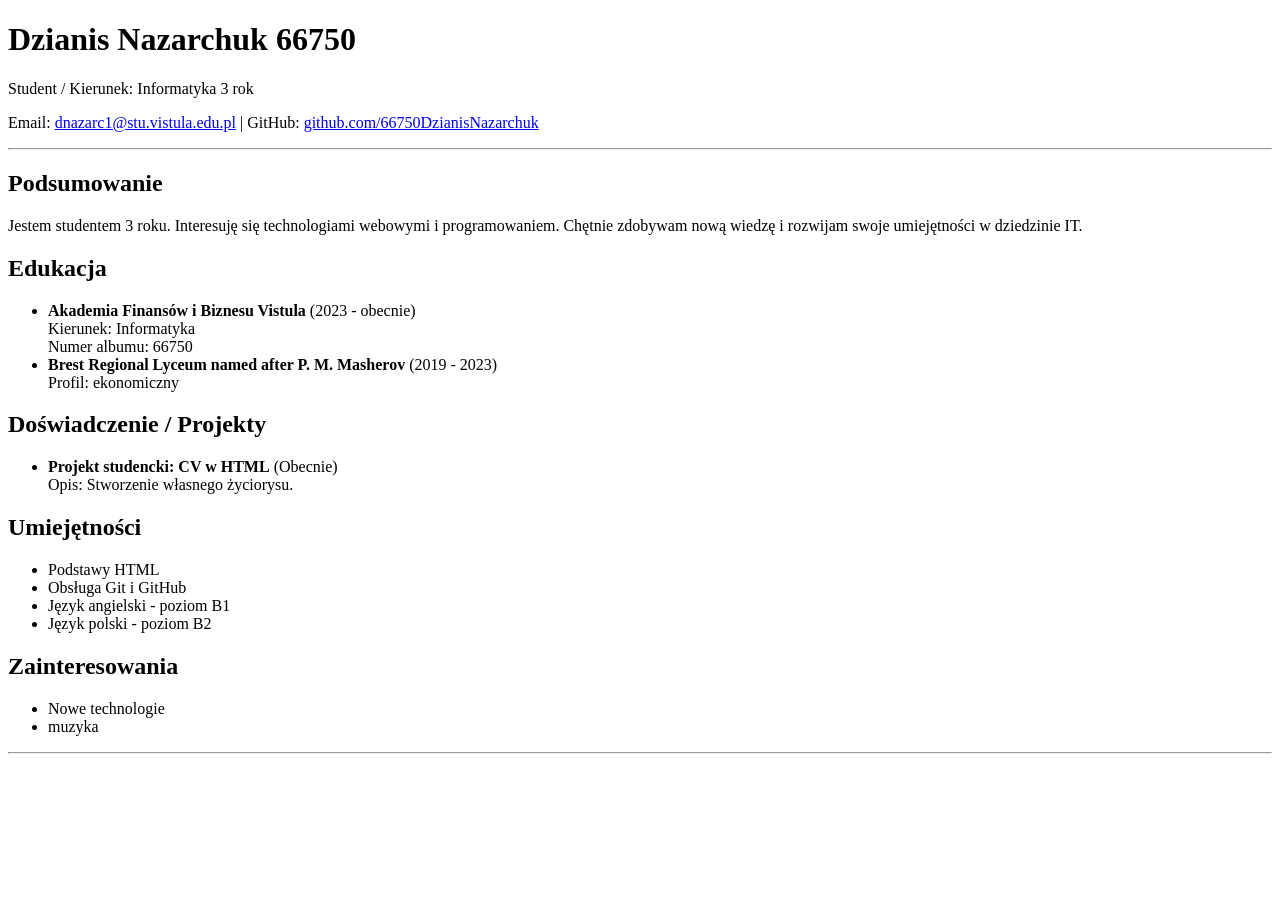
<file: zad1_cv/index.html>
<!DOCTYPE html>
<html lang="pl">
<head>
    <meta charset="UTF-8">
    <meta name="viewport" content="width=device-width, initial-scale=1.0">
    <title>CV - Dzianis Nazarchuk 66750</title>
</head>
<body>
    <header>
        <h1>Dzianis Nazarchuk 66750</h1>
        <p>Student / Kierunek: Informatyka 3 rok</p>
        <p>
            Email: <a href="mailto:twoj.email@student.uczelnia.pl">dnazarc1@stu.vistula.edu.pl</a> |
            GitHub: <a href="https://github.com/66750DzianisNazarchuk" target="_blank">github.com/66750DzianisNazarchuk</a>
        </p>
    </header>

    <hr>

    <main>
        <section>
            <h2>Podsumowanie</h2>
            <p>Jestem studentem 3 roku. Interesuję się technologiami webowymi i programowaniem. Chętnie zdobywam nową wiedzę i rozwijam swoje umiejętności w dziedzinie IT.</p>
        </section>

        <section>
            <h2>Edukacja</h2>
            <ul>
                <li>
                    <strong>Akademia Finansów i Biznesu Vistula</strong> (2023 - obecnie)<br>
                    Kierunek: Informatyka<br>
                    Numer albumu: 66750
                </li>
                <li>
                    <strong>Brest Regional Lyceum named after P. M. Masherov</strong> (2019 - 2023)<br>
                    Profil: ekonomiczny
                </li>
            </ul>
        </section>

        <section>
            <h2>Doświadczenie / Projekty</h2>
            <ul>
                <li>
                    <strong>Projekt studencki: CV w HTML</strong> (Obecnie)<br>
                    Opis: Stworzenie własnego życiorysu.
                </li>
                </ul>
        </section>

        <section>
            <h2>Umiejętności</h2>
            <ul>
                <li>Podstawy HTML</li>
                <li>Obsługa Git i GitHub</li>
                <li>Język angielski - poziom B1</li>
                <li>Język polski - poziom B2</li>
            </ul>
        </section>

        <section>
            <h2>Zainteresowania</h2>
            <ul>
                <li>Nowe technologie</li>
                <li>muzyka</li>
            </ul>
        </section>
    </main>

    <hr>

</body>
</html>
</file>
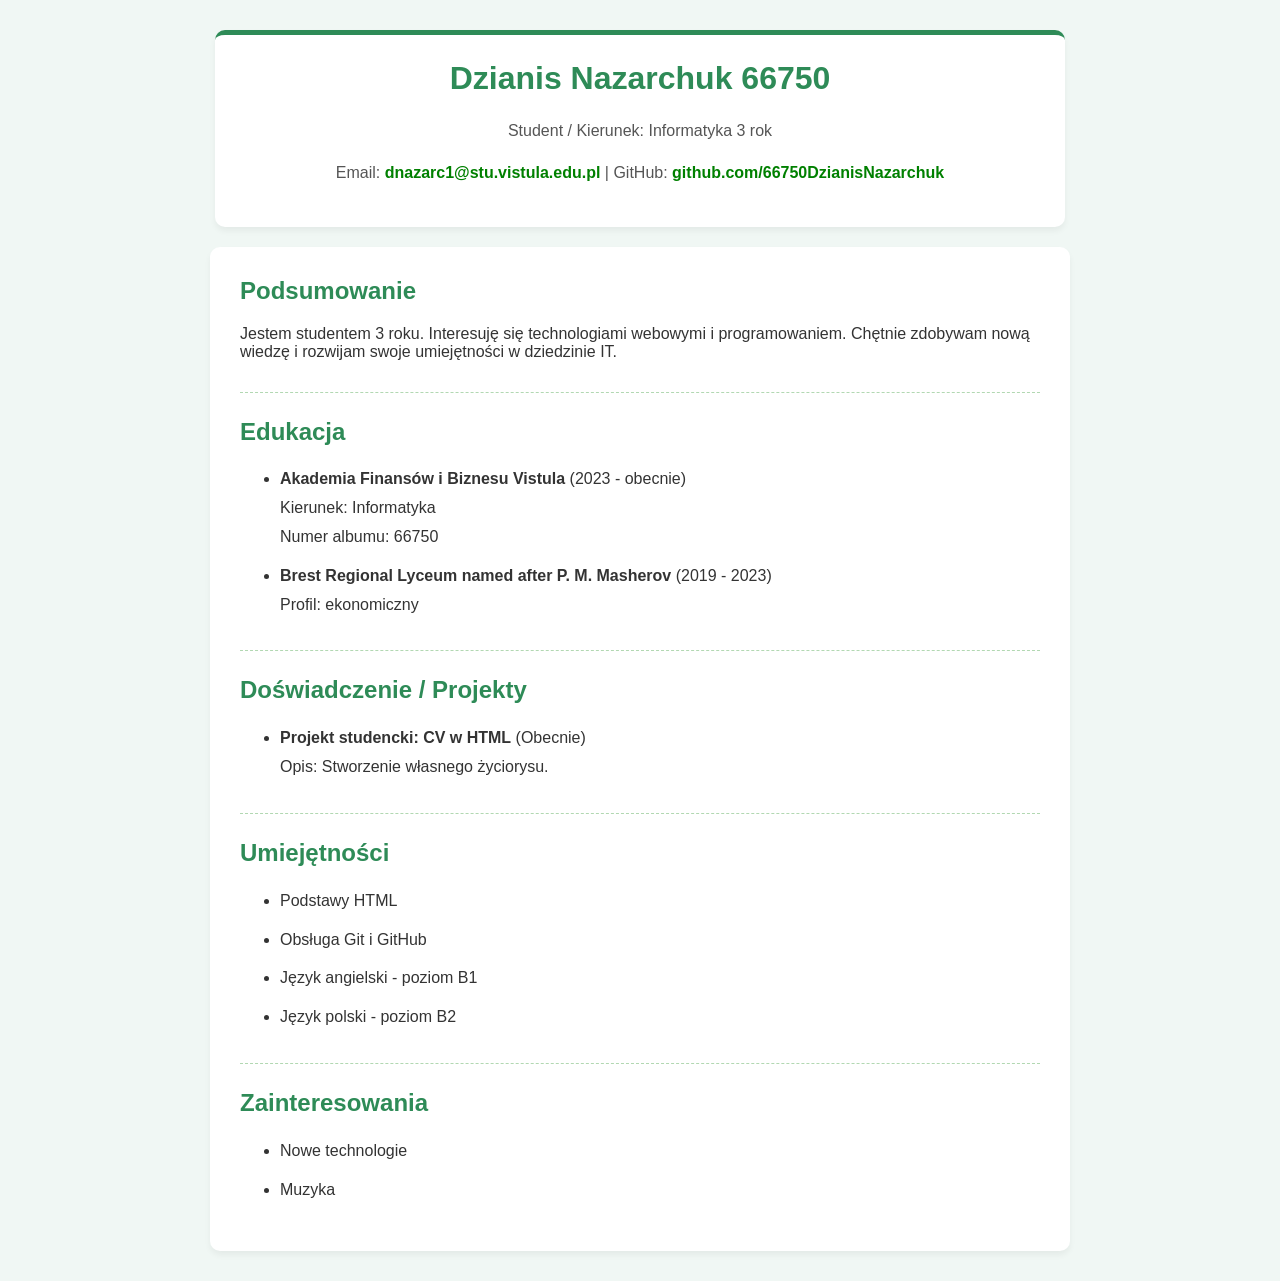
<file: zad2_css/index.html>
<!DOCTYPE html>
<html lang="pl">
<head>
    <meta charset="UTF-8">
    <meta name="viewport" content="width=device-width, initial-scale=1.0">
    <title>CV - Dzianis Nazarchuk 66750</title>
    <link rel="stylesheet" href="styles.css">
</head>
<body>
    <header>
        <h1>Dzianis Nazarchuk 66750</h1>
        <p>Student / Kierunek: Informatyka 3 rok</p>
        <p>
            Email: <a href="mailto:dnazarc1@stu.vistula.edu.pl">dnazarc1@stu.vistula.edu.pl</a> |
            GitHub: <a href="https://github.com/66750DzianisNazarchuk" target="_blank">github.com/66750DzianisNazarchuk</a>
        </p>
    </header>

    <main>
        <section>
            <h2>Podsumowanie</h2>
            <p>Jestem studentem 3 roku. Interesuję się technologiami webowymi i programowaniem. Chętnie zdobywam nową wiedzę i rozwijam swoje umiejętności w dziedzinie IT.</p>
        </section>

        <section>
            <h2>Edukacja</h2>
            <ul>
                <li>
                    <strong>Akademia Finansów i Biznesu Vistula</strong> (2023 - obecnie)<br>
                    Kierunek: Informatyka<br>
                    Numer albumu: 66750
                </li>
                <li>
                    <strong>Brest Regional Lyceum named after P. M. Masherov</strong> (2019 - 2023)<br>
                    Profil: ekonomiczny
                </li>
            </ul>
        </section>

        <section>
            <h2>Doświadczenie / Projekty</h2>
            <ul>
                <li>
                    <strong>Projekt studencki: CV w HTML</strong> (Obecnie)<br>
                    Opis: Stworzenie własnego życiorysu.
                </li>
            </ul>
        </section>

        <section>
            <h2>Umiejętności</h2>
            <ul>
                <li>Podstawy HTML</li>
                <li>Obsługa Git i GitHub</li>
                <li>Język angielski - poziom B1</li>
                <li>Język polski - poziom B2</li>
            </ul>
        </section>

        <section>
            <h2>Zainteresowania</h2>
            <ul>
                <li>Nowe technologie</li>
                <li>Muzyka</li>
            </ul>
        </section>
    </main>
</body>
</html>
</file>
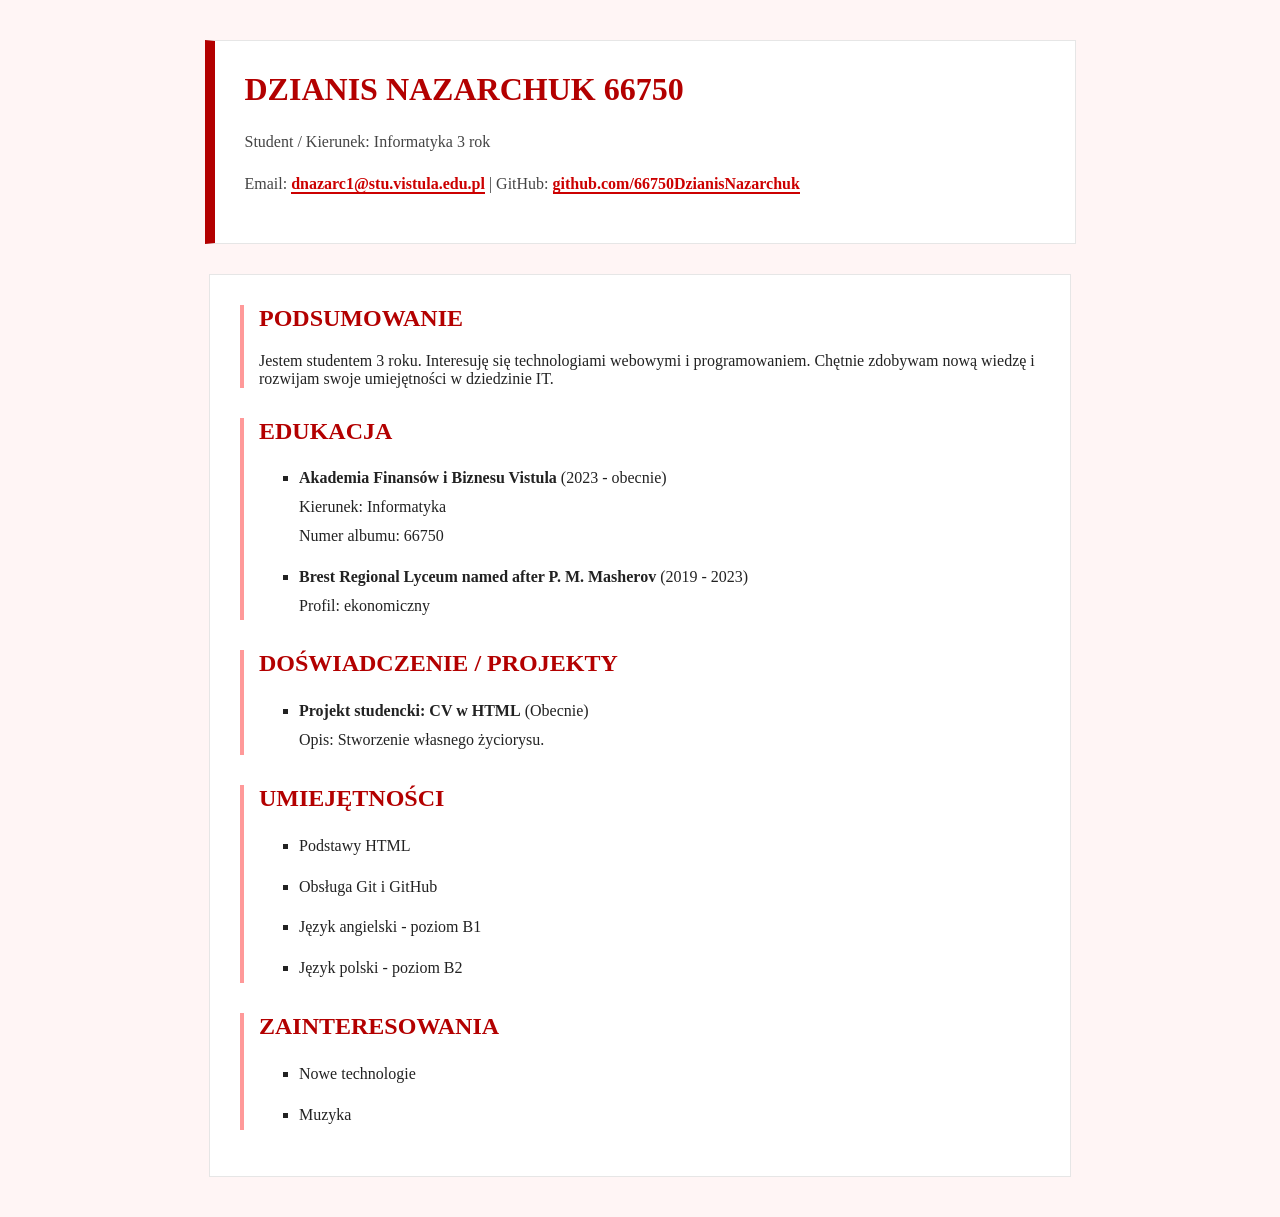
<file: zad3_motyw/index.html>
<!DOCTYPE html>
<html lang="pl">
<head>
    <meta charset="UTF-8">
    <meta name="viewport" content="width=device-width, initial-scale=1.0">
    <title>CV - Dzianis Nazarchuk 66750</title>
    <link rel="stylesheet" href="red.css">
</head>
<body>
    <header>
        <h1>Dzianis Nazarchuk 66750</h1>
        <p>Student / Kierunek: Informatyka 3 rok</p>
        <p>
            Email: <a href="mailto:dnazarc1@stu.vistula.edu.pl">dnazarc1@stu.vistula.edu.pl</a> |
            GitHub: <a href="https://github.com/66750DzianisNazarchuk" target="_blank">github.com/66750DzianisNazarchuk</a>
        </p>
    </header>

    <main>
        <section>
            <h2>Podsumowanie</h2>
            <p>Jestem studentem 3 roku. Interesuję się technologiami webowymi i programowaniem. Chętnie zdobywam nową wiedzę i rozwijam swoje umiejętności w dziedzinie IT.</p>
        </section>

        <section>
            <h2>Edukacja</h2>
            <ul>
                <li>
                    <strong>Akademia Finansów i Biznesu Vistula</strong> (2023 - obecnie)<br>
                    Kierunek: Informatyka<br>
                    Numer albumu: 66750
                </li>
                <li>
                    <strong>Brest Regional Lyceum named after P. M. Masherov</strong> (2019 - 2023)<br>
                    Profil: ekonomiczny
                </li>
            </ul>
        </section>

        <section>
            <h2>Doświadczenie / Projekty</h2>
            <ul>
                <li>
                    <strong>Projekt studencki: CV w HTML</strong> (Obecnie)<br>
                    Opis: Stworzenie własnego życiorysu.
                </li>
            </ul>
        </section>

        <section>
            <h2>Umiejętności</h2>
            <ul>
                <li>Podstawy HTML</li>
                <li>Obsługa Git i GitHub</li>
                <li>Język angielski - poziom B1</li>
                <li>Język polski - poziom B2</li>
            </ul>
        </section>

        <section>
            <h2>Zainteresowania</h2>
            <ul>
                <li>Nowe technologie</li>
                <li>Muzyka</li>
            </ul>
        </section>
    </main>
</body>
</html>
</file>
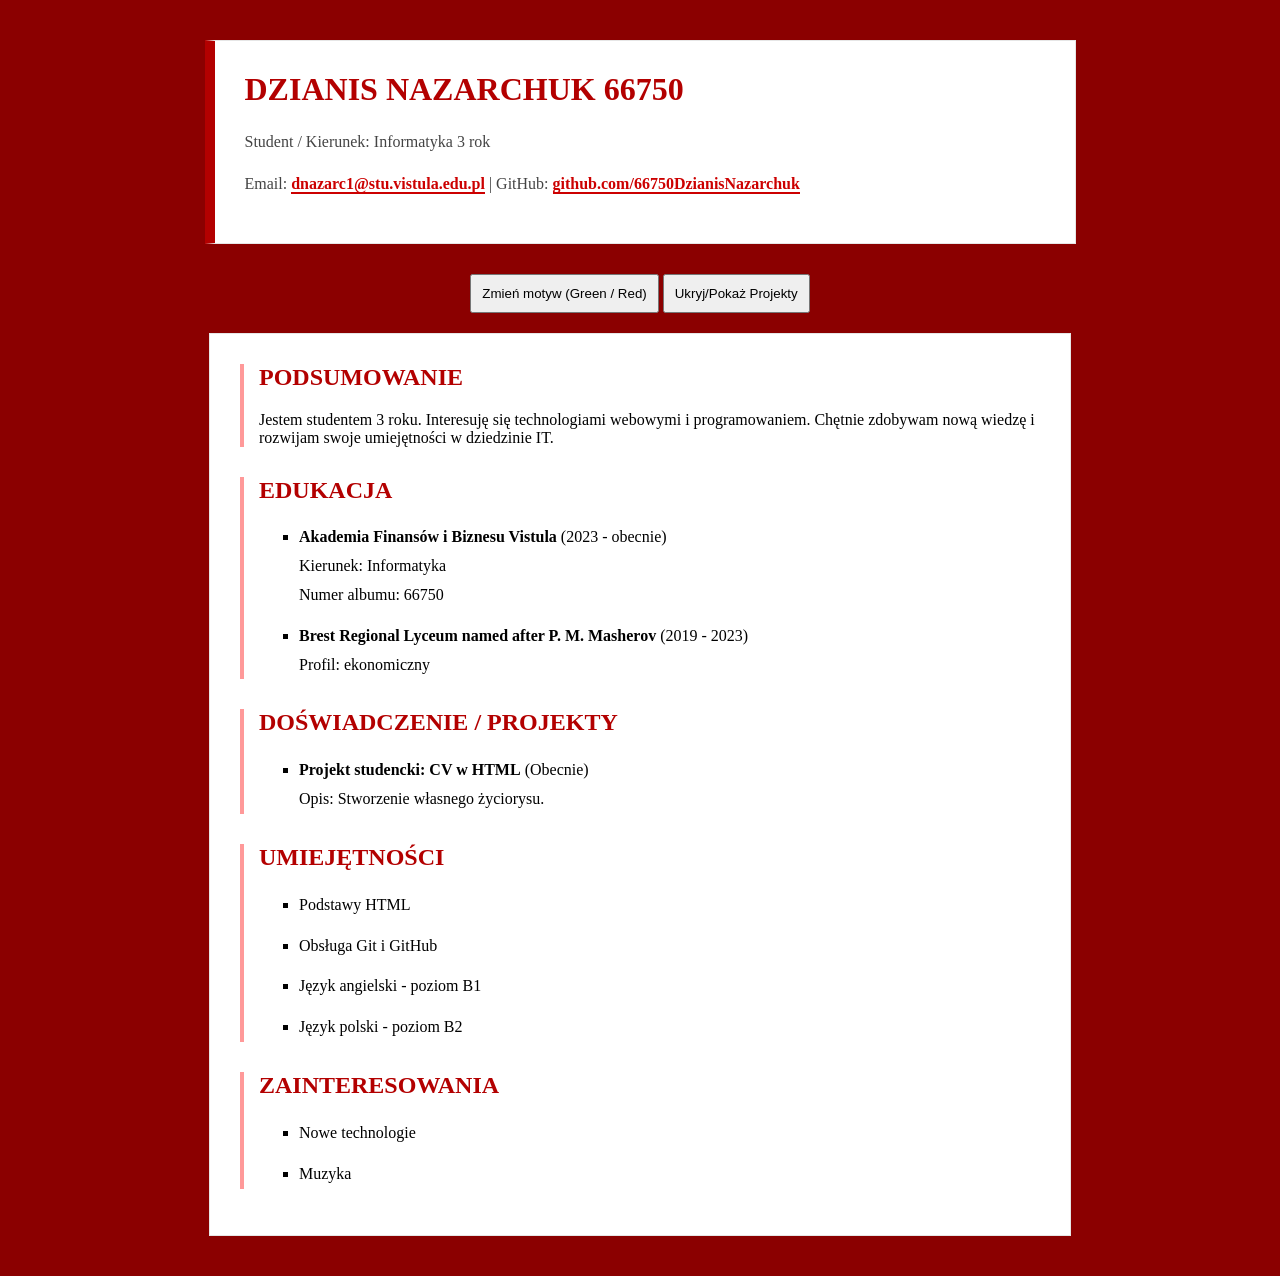
<file: zad4_script/index.html>
<!DOCTYPE html>
<html lang="pl">
<head>
    <meta charset="UTF-8">
    <meta name="viewport" content="width=device-width, initial-scale=1.0">
    <title>CV - Dzianis Nazarchuk 66750</title>
    <link rel="stylesheet" href="red.css">
</head>
<body>
    <header>
        <h1>Dzianis Nazarchuk 66750</h1>
        <p>Student / Kierunek: Informatyka 3 rok</p>
        <p>
            Email: <a href="mailto:dnazarc1@stu.vistula.edu.pl">dnazarc1@stu.vistula.edu.pl</a> |
            GitHub: <a href="https://github.com/66750DzianisNazarchuk" target="_blank">github.com/66750DzianisNazarchuk</a>
        </p>
    </header>

    <div style="text-align: center; margin: 20px 0;">
        <button id="btn-theme" style="padding: 10px; cursor: pointer;">Zmień motyw (Green / Red)</button>
        <button id="btn-toggle" style="padding: 10px; cursor: pointer;">Ukryj/Pokaż Projekty</button>
    </div>

    <main>
        <section>
            <h2>Podsumowanie</h2>
            <p>Jestem studentem 3 roku. Interesuję się technologiami webowymi i programowaniem. Chętnie zdobywam nową wiedzę i rozwijam swoje umiejętności w dziedzinie IT.</p>
        </section>

        <section>
            <h2>Edukacja</h2>
            <ul>
                <li>
                    <strong>Akademia Finansów i Biznesu Vistula</strong> (2023 - obecnie)<br>
                    Kierunek: Informatyka<br>
                    Numer albumu: 66750
                </li>
                <li>
                    <strong>Brest Regional Lyceum named after P. M. Masherov</strong> (2019 - 2023)<br>
                    Profil: ekonomiczny
                </li>
            </ul>
        </section>

        <section id="sekcja-projekty">
            <h2>Doświadczenie / Projekty</h2>
            <ul>
                <li>
                    <strong>Projekt studencki: CV w HTML</strong> (Obecnie)<br>
                    Opis: Stworzenie własnego życiorysu.
                </li>
            </ul>
        </section>

        <section>
            <h2>Umiejętności</h2>
            <ul>
                <li>Podstawy HTML</li>
                <li>Obsługa Git i GitHub</li>
                <li>Język angielski - poziom B1</li>
                <li>Język polski - poziom B2</li>
            </ul>
        </section>

        <section>
            <h2>Zainteresowania</h2>
            <ul>
                <li>Nowe technologie</li>
                <li>Muzyka</li>
            </ul>
        </section>
    </main>

    <script src="script.js"></script>
</body>
</html>
</file>
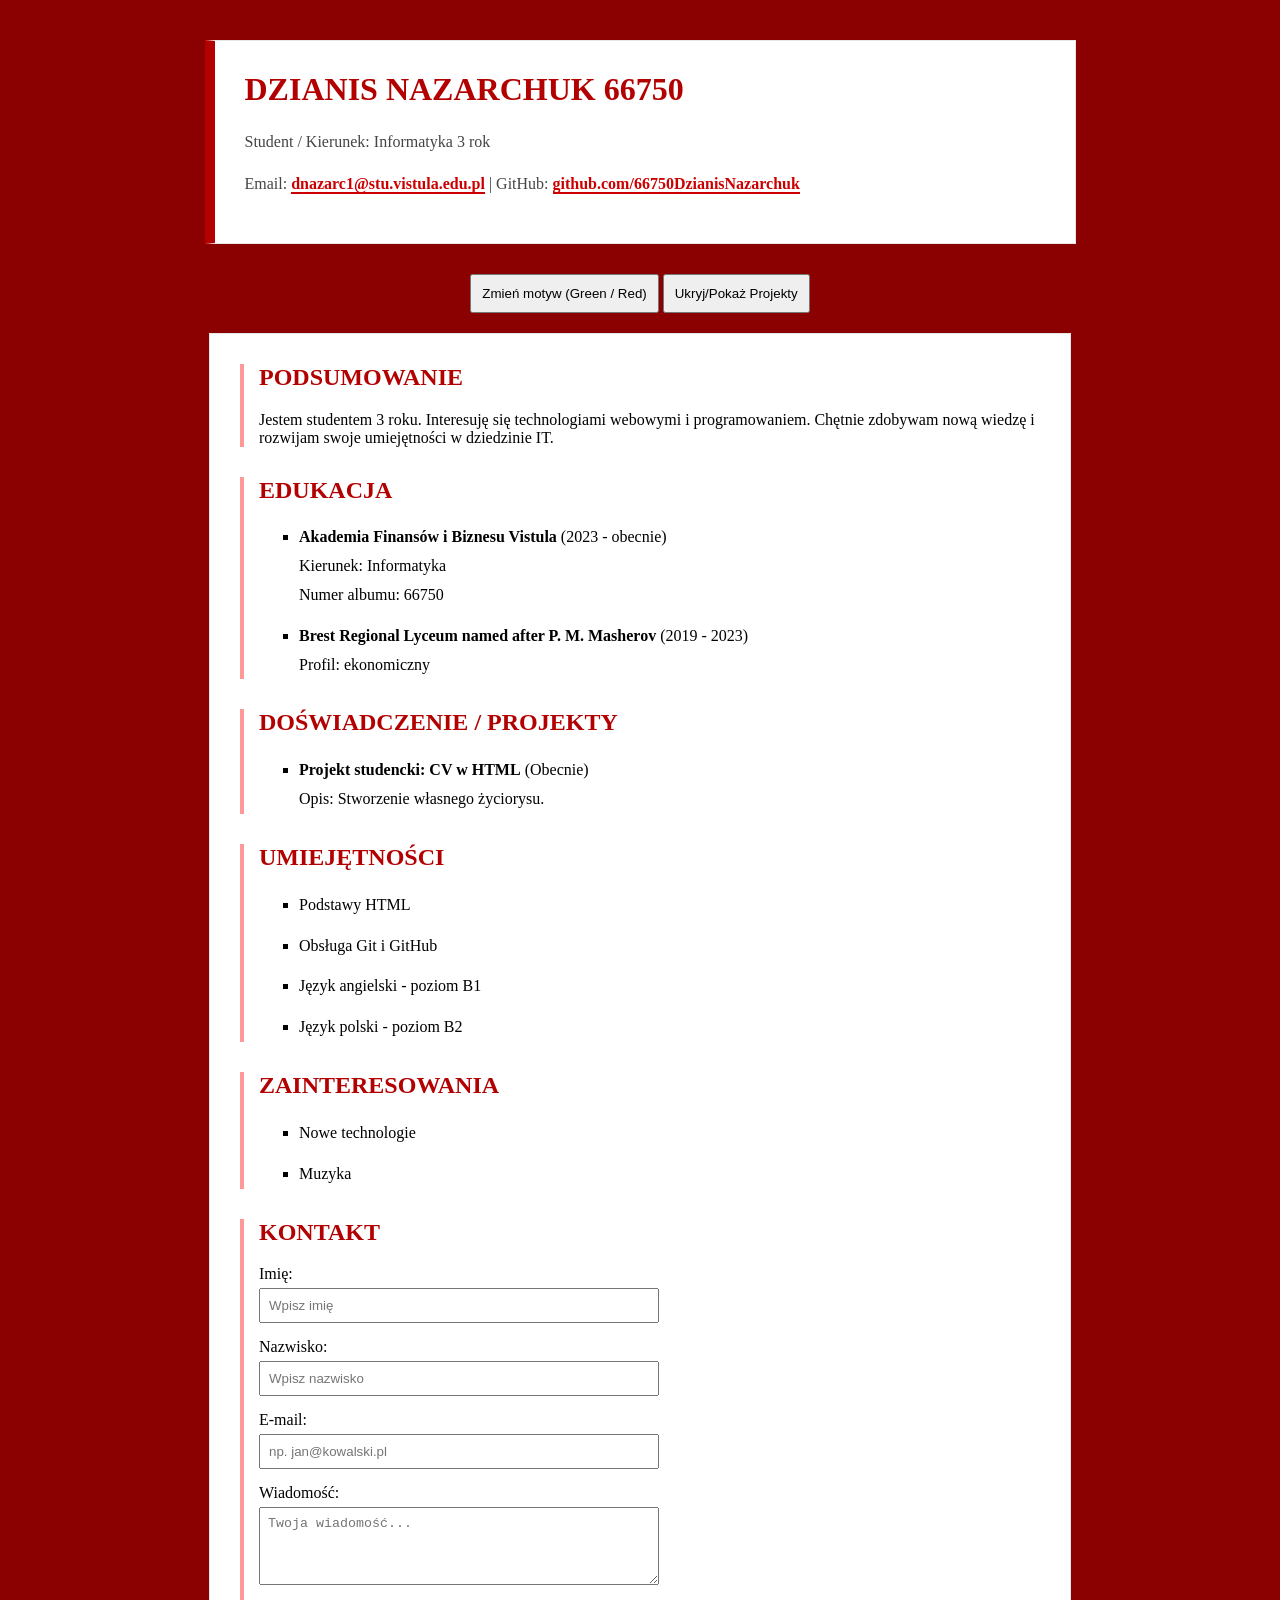
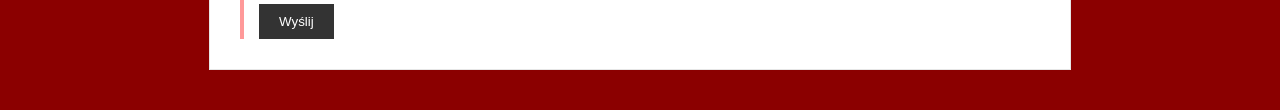
<file: zad6_json/index.html>
<!DOCTYPE html>
<html lang="pl">
<head>
    <meta charset="UTF-8">
    <meta name="viewport" content="width=device-width, initial-scale=1.0">
    <title>CV - Dzianis Nazarchuk 66750</title>
    <link rel="stylesheet" href="red.css?v=5">
</head>
<body>
    <header>
        <h1>Dzianis Nazarchuk 66750</h1>
        <p>Student / Kierunek: Informatyka 3 rok</p>
        <p>
            Email: <a href="mailto:dnazarc1@stu.vistula.edu.pl">dnazarc1@stu.vistula.edu.pl</a> |
            GitHub: <a href="https://github.com/66750DzianisNazarchuk" target="_blank">github.com/66750DzianisNazarchuk</a>
        </p>
    </header>

    <div style="text-align: center; margin: 20px 0;">
        <button id="btn-theme" style="padding: 10px; cursor: pointer;">Zmień motyw (Green / Red)</button>
        <button id="btn-toggle" style="padding: 10px; cursor: pointer;">Ukryj/Pokaż Projekty</button>
    </div>

    <main>
        <section>
            <h2>Podsumowanie</h2>
            <p>Jestem studentem 3 roku. Interesuję się technologiami webowymi i programowaniem. Chętnie zdobywam nową wiedzę i rozwijam swoje umiejętności w dziedzinie IT.</p>
        </section>

        <section>
            <h2>Edukacja</h2>
            <ul>
                <li>
                    <strong>Akademia Finansów i Biznesu Vistula</strong> (2023 - obecnie)<br>
                    Kierunek: Informatyka<br>
                    Numer albumu: 66750
                </li>
                <li>
                    <strong>Brest Regional Lyceum named after P. M. Masherov</strong> (2019 - 2023)<br>
                    Profil: ekonomiczny
                </li>
            </ul>
        </section>

        <section id="sekcja-projekty">
            <h2>Doświadczenie / Projekty</h2>
            <ul>
                <li>
                    <strong>Projekt studencki: CV w HTML</strong> (Obecnie)<br>
                    Opis: Stworzenie własnego życiorysu.
                </li>
            </ul>
        </section>

        <section>
            <h2>Umiejętności</h2>
            <ul id="lista-umiejetnosci">
            </ul>
        </section>

        <section>
            <h2>Zainteresowania</h2>
            <ul id="lista-zainteresowania">
            </ul>
        </section>

        <section id="kontakt">
            <h2>Kontakt</h2>
            <form id="contact-form" novalidate>
                <div class="form-group">
                    <label for="imie">Imię:</label><br>
                    <input type="text" id="imie" name="imie" placeholder="Wpisz imię">
                    <span class="error-msg" id="error-imie"></span>
                </div>
                
                <div class="form-group">
                    <label for="nazwisko">Nazwisko:</label><br>
                    <input type="text" id="nazwisko" name="nazwisko" placeholder="Wpisz nazwisko">
                    <span class="error-msg" id="error-nazwisko"></span>
                </div>

                <div class="form-group">
                    <label for="email">E-mail:</label><br>
                    <input type="email" id="email" name="email" placeholder="np. jan@kowalski.pl">
                    <span class="error-msg" id="error-email"></span>
                </div>

                <div class="form-group">
                    <label for="wiadomosc">Wiadomość:</label><br>
                    <textarea id="wiadomosc" name="wiadomosc" rows="4" placeholder="Twoja wiadomość..."></textarea>
                    <span class="error-msg" id="error-wiadomosc"></span>
                </div>

                <button type="submit" id="btn-submit">Wyślij</button>
                <p id="success-msg" style="color: green; display: none; font-weight: bold;">Formularz został poprawnie wysłany!</p>
            </form>
        </section>
    </main>

    <script src="script.js?v=3"></script>
</body>
</html>
</file>
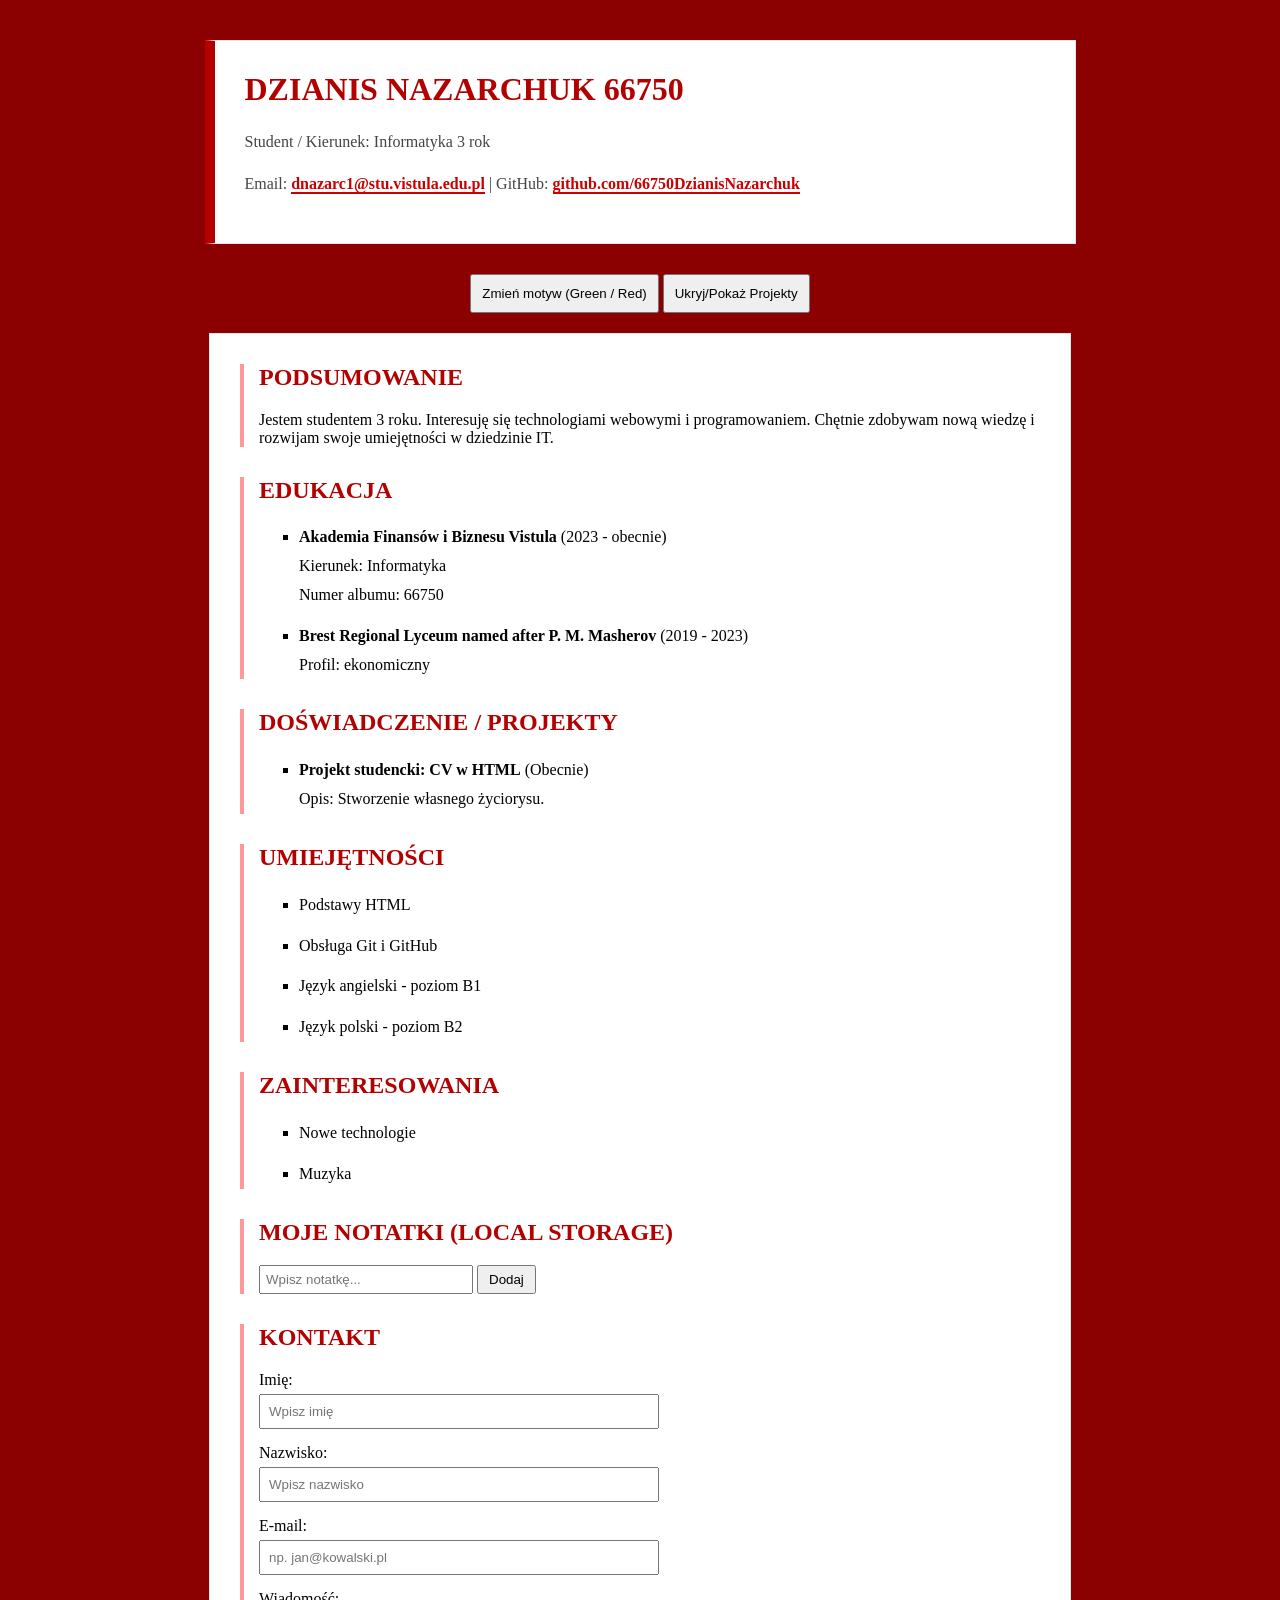
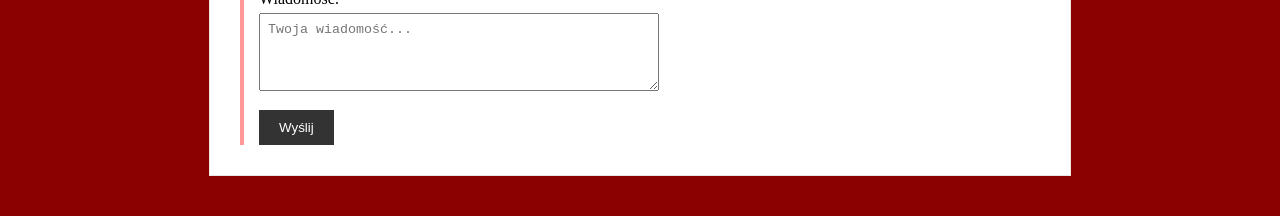
<file: zad7_LocalStorage/index.html>
<!DOCTYPE html>
<html lang="pl">
<head>
    <meta charset="UTF-8">
    <meta name="viewport" content="width=device-width, initial-scale=1.0">
    <title>CV - Dzianis Nazarchuk 66750</title>
    <link rel="stylesheet" href="red.css">
</head>
<body>
    <header>
        <h1>Dzianis Nazarchuk 66750</h1>
        <p>Student / Kierunek: Informatyka 3 rok</p>
        <p>
            Email: <a href="mailto:dnazarc1@stu.vistula.edu.pl">dnazarc1@stu.vistula.edu.pl</a> |
            GitHub: <a href="https://github.com/66750DzianisNazarchuk" target="_blank">github.com/66750DzianisNazarchuk</a>
        </p>
    </header>

    <div style="text-align: center; margin: 20px 0;">
        <button id="btn-theme" style="padding: 10px; cursor: pointer;">Zmień motyw (Green / Red)</button>
        <button id="btn-toggle" style="padding: 10px; cursor: pointer;">Ukryj/Pokaż Projekty</button>
    </div>

    <main>
        <section>
            <h2>Podsumowanie</h2>
            <p>Jestem studentem 3 roku. Interesuję się technologiami webowymi i programowaniem. Chętnie zdobywam nową wiedzę i rozwijam swoje umiejętności w dziedzinie IT.</p>
        </section>

        <section>
            <h2>Edukacja</h2>
            <ul>
                <li>
                    <strong>Akademia Finansów i Biznesu Vistula</strong> (2023 - obecnie)<br>
                    Kierunek: Informatyka<br>
                    Numer albumu: 66750
                </li>
                <li>
                    <strong>Brest Regional Lyceum named after P. M. Masherov</strong> (2019 - 2023)<br>
                    Profil: ekonomiczny
                </li>
            </ul>
        </section>

        <section id="sekcja-projekty">
            <h2>Doświadczenie / Projekty</h2>
            <ul>
                <li>
                    <strong>Projekt studencki: CV w HTML</strong> (Obecnie)<br>
                    Opis: Stworzenie własnego życiorysu.
                </li>
            </ul>
        </section>

        <section>
            <h2>Umiejętności</h2>
            <ul id="lista-umiejetnosci">
            </ul>
        </section>

        <section>
            <h2>Zainteresowania</h2>
            <ul id="lista-zainteresowania">
            </ul>
        </section>

        <section id="notatki-sekcja">
            <h2>Moje Notatki (Local Storage)</h2>
            <div style="margin-bottom: 10px;">
                <input type="text" id="nowa-notatka" placeholder="Wpisz notatkę..." style="padding: 5px; width: 200px;">
                <button id="btn-dodaj-notatke" style="padding: 5px 10px; cursor: pointer;">Dodaj</button>
            </div>
            <ul id="lista-notatek">
            </ul>
        </section>

        <section id="kontakt">
            <h2>Kontakt</h2>
            <form id="contact-form" novalidate>
                <div class="form-group">
                    <label for="imie">Imię:</label><br>
                    <input type="text" id="imie" name="imie" placeholder="Wpisz imię">
                    <span class="error-msg" id="error-imie"></span>
                </div>
                
                <div class="form-group">
                    <label for="nazwisko">Nazwisko:</label><br>
                    <input type="text" id="nazwisko" name="nazwisko" placeholder="Wpisz nazwisko">
                    <span class="error-msg" id="error-nazwisko"></span>
                </div>

                <div class="form-group">
                    <label for="email">E-mail:</label><br>
                    <input type="email" id="email" name="email" placeholder="np. jan@kowalski.pl">
                    <span class="error-msg" id="error-email"></span>
                </div>

                <div class="form-group">
                    <label for="wiadomosc">Wiadomość:</label><br>
                    <textarea id="wiadomosc" name="wiadomosc" rows="4" placeholder="Twoja wiadomość..."></textarea>
                    <span class="error-msg" id="error-wiadomosc"></span>
                </div>

                <button type="submit" id="btn-submit">Wyślij</button>
                <p id="success-msg" style="color: green; display: none; font-weight: bold;">Formularz został poprawnie wysłany!</p>
            </form>
        </section>
    </main>

    <script src="script.js"></script>
</body>
</html>
</file>
<file: zad2_css/styles.css>
body {
    font-family: 'Segoe UI', Arial, sans-serif;
    background-color: #f0f7f4;
    color: #333333;
    margin: 0;
    padding: 30px 15px;
}

h1, h2 {
    color: #2e8b57;
    margin-top: 0;
}

a {
    color: #008000;
    text-decoration: none;
    font-weight: bold;
}

a:hover {
    text-decoration: underline;
    color: #1b5e20;
}

header {
    max-width: 800px;
    margin: 0 auto 20px auto;
    background-color: #ffffff;
    padding: 25px;
    border-radius: 10px;
    box-shadow: 0 4px 6px rgba(0,0,0,0.05);
    text-align: center;
    border-top: 5px solid #2e8b57;
}

header p {
    color: #555555;
    line-height: 1.6;
}

main {
    max-width: 800px;
    margin: 0 auto;
    background-color: #ffffff;
    padding: 30px;
    border-radius: 10px;
    box-shadow: 0 4px 6px rgba(0,0,0,0.05);
}

section {
    margin-bottom: 25px;
    padding-bottom: 15px;
    border-bottom: 1px dashed #b2d8b2;
}

section:last-child {
    border-bottom: none;
    margin-bottom: 0;
    padding-bottom: 0;
}

ul {
    line-height: 1.8;
}

li {
    margin-bottom: 10px;
}
</file>
<file: zad3_motyw/red.css>
body {
    font-family: 'Georgia', serif; 
    background-color: #fff5f5;
    color: #222222;
    margin: 0;
    padding: 40px 20px;
}

h1, h2 {
    color: #b30000;
    margin-top: 0;
    text-transform: uppercase;
}

a {
    color: #cc0000;
    text-decoration: none;
    font-weight: bold;
    border-bottom: 2px solid #cc0000;
}

a:hover {
    color: #800000;
    border-bottom-color: #800000;
}

header {
    max-width: 800px;
    margin: 0 auto 30px auto;
    background-color: #ffffff;
    padding: 30px;
    border-radius: 0; 
    border-left: 10px solid #b30000;
    text-align: left; 
    border-top: 1px solid #e6e6e6;
    border-right: 1px solid #e6e6e6;
    border-bottom: 1px solid #e6e6e6;
}

header p {
    color: #444444;
    line-height: 1.6;
}

main {
    max-width: 800px;
    margin: 0 auto;
    background-color: #ffffff;
    padding: 30px;
    border-radius: 0;
    border: 1px solid #e6e6e6;
}

section {
    margin-bottom: 30px;
    padding-left: 15px;
    border-left: 4px solid #ff9999; 
}

section:last-child {
    margin-bottom: 0;
}

ul {
    line-height: 1.8;
    list-style-type: square;
}

li {
    margin-bottom: 12px;
}
</file>
<file: zad4_script/red.css>
body {
    font-family: 'Georgia', serif; 
    background-color: darkred; 
    color: black;              
    margin: 0;
    padding: 40px 20px;
}

h1, h2 {
    color: #b30000;
    margin-top: 0;
    text-transform: uppercase;
}

a {
    color: #cc0000;
    text-decoration: none;
    font-weight: bold;
    border-bottom: 2px solid #cc0000;
}

a:hover {
    color: #800000;
    border-bottom-color: #800000;
}

header {
    max-width: 800px;
    margin: 0 auto 30px auto;
    background-color: #ffffff;
    padding: 30px;
    border-radius: 0; 
    border-left: 10px solid #b30000;
    text-align: left; 
    border-top: 1px solid #e6e6e6;
    border-right: 1px solid #e6e6e6;
    border-bottom: 1px solid #e6e6e6;
}

header p {
    color: #444444;
    line-height: 1.6;
}

main {
    max-width: 800px;
    margin: 0 auto;
    background-color: #ffffff;
    padding: 30px;
    border-radius: 0;
    border: 1px solid #e6e6e6;
}

section {
    margin-bottom: 30px;
    padding-left: 15px;
    border-left: 4px solid #ff9999; 
}

section:last-child {
    margin-bottom: 0;
}

ul {
    line-height: 1.8;
    list-style-type: square;
}

li {
    margin-bottom: 12px;
}
</file>
<file: zad6_json/red.css>
body {
    font-family: 'Georgia', serif; 
    background-color: darkred; 
    color: black;              
    margin: 0;
    padding: 40px 20px;
}

h1, h2 {
    color: #b30000;
    margin-top: 0;
    text-transform: uppercase;
}

a {
    color: #cc0000;
    text-decoration: none;
    font-weight: bold;
    border-bottom: 2px solid #cc0000;
}

a:hover {
    color: #800000;
    border-bottom-color: #800000;
}

header {
    max-width: 800px;
    margin: 0 auto 30px auto;
    background-color: #ffffff;
    padding: 30px;
    border-radius: 0; 
    border-left: 10px solid #b30000;
    text-align: left; 
    border-top: 1px solid #e6e6e6;
    border-right: 1px solid #e6e6e6;
    border-bottom: 1px solid #e6e6e6;
}

header p {
    color: #444444;
    line-height: 1.6;
}

main {
    max-width: 800px;
    margin: 0 auto;
    background-color: #ffffff;
    padding: 30px;
    border-radius: 0;
    border: 1px solid #e6e6e6;
}

section {
    margin-bottom: 30px;
    padding-left: 15px;
    border-left: 4px solid #ff9999; 
}

section:last-child {
    margin-bottom: 0;
}

ul {
    line-height: 1.8;
    list-style-type: square;
}

li {
    margin-bottom: 12px;
}

.form-group {
    margin-bottom: 15px;
}

.form-group input, .form-group textarea {
    width: 100%;
    max-width: 400px;
    padding: 8px;
    margin-top: 5px;
    box-sizing: border-box;
}

.error-msg {
    color: red;
    font-size: 0.9em;
    display: block;
    margin-top: 5px;
}

#btn-submit {
    padding: 10px 20px;
    background-color: #333;
    color: white;
    border: none;
    cursor: pointer;
}

#btn-submit:hover {
    background-color: #555;
}
</file>
<file: zad7_LocalStorage/red.css>
body {
    font-family: 'Georgia', serif; 
    background-color: darkred; 
    color: black;              
    margin: 0;
    padding: 40px 20px;
}

h1, h2 {
    color: #b30000;
    margin-top: 0;
    text-transform: uppercase;
}

a {
    color: #cc0000;
    text-decoration: none;
    font-weight: bold;
    border-bottom: 2px solid #cc0000;
}

a:hover {
    color: #800000;
    border-bottom-color: #800000;
}

header {
    max-width: 800px;
    margin: 0 auto 30px auto;
    background-color: #ffffff;
    padding: 30px;
    border-radius: 0; 
    border-left: 10px solid #b30000;
    text-align: left; 
    border-top: 1px solid #e6e6e6;
    border-right: 1px solid #e6e6e6;
    border-bottom: 1px solid #e6e6e6;
}

header p {
    color: #444444;
    line-height: 1.6;
}

main {
    max-width: 800px;
    margin: 0 auto;
    background-color: #ffffff;
    padding: 30px;
    border-radius: 0;
    border: 1px solid #e6e6e6;
}

section {
    margin-bottom: 30px;
    padding-left: 15px;
    border-left: 4px solid #ff9999; 
}

section:last-child {
    margin-bottom: 0;
}

ul {
    line-height: 1.8;
    list-style-type: square;
}

li {
    margin-bottom: 12px;
}

.form-group {
    margin-bottom: 15px;
}

.form-group input, .form-group textarea {
    width: 100%;
    max-width: 400px;
    padding: 8px;
    margin-top: 5px;
    box-sizing: border-box;
}

.error-msg {
    color: red;
    font-size: 0.9em;
    display: block;
    margin-top: 5px;
}

#btn-submit {
    padding: 10px 20px;
    background-color: #333;
    color: white;
    border: none;
    cursor: pointer;
}

#btn-submit:hover {
    background-color: #555;
}
</file>
